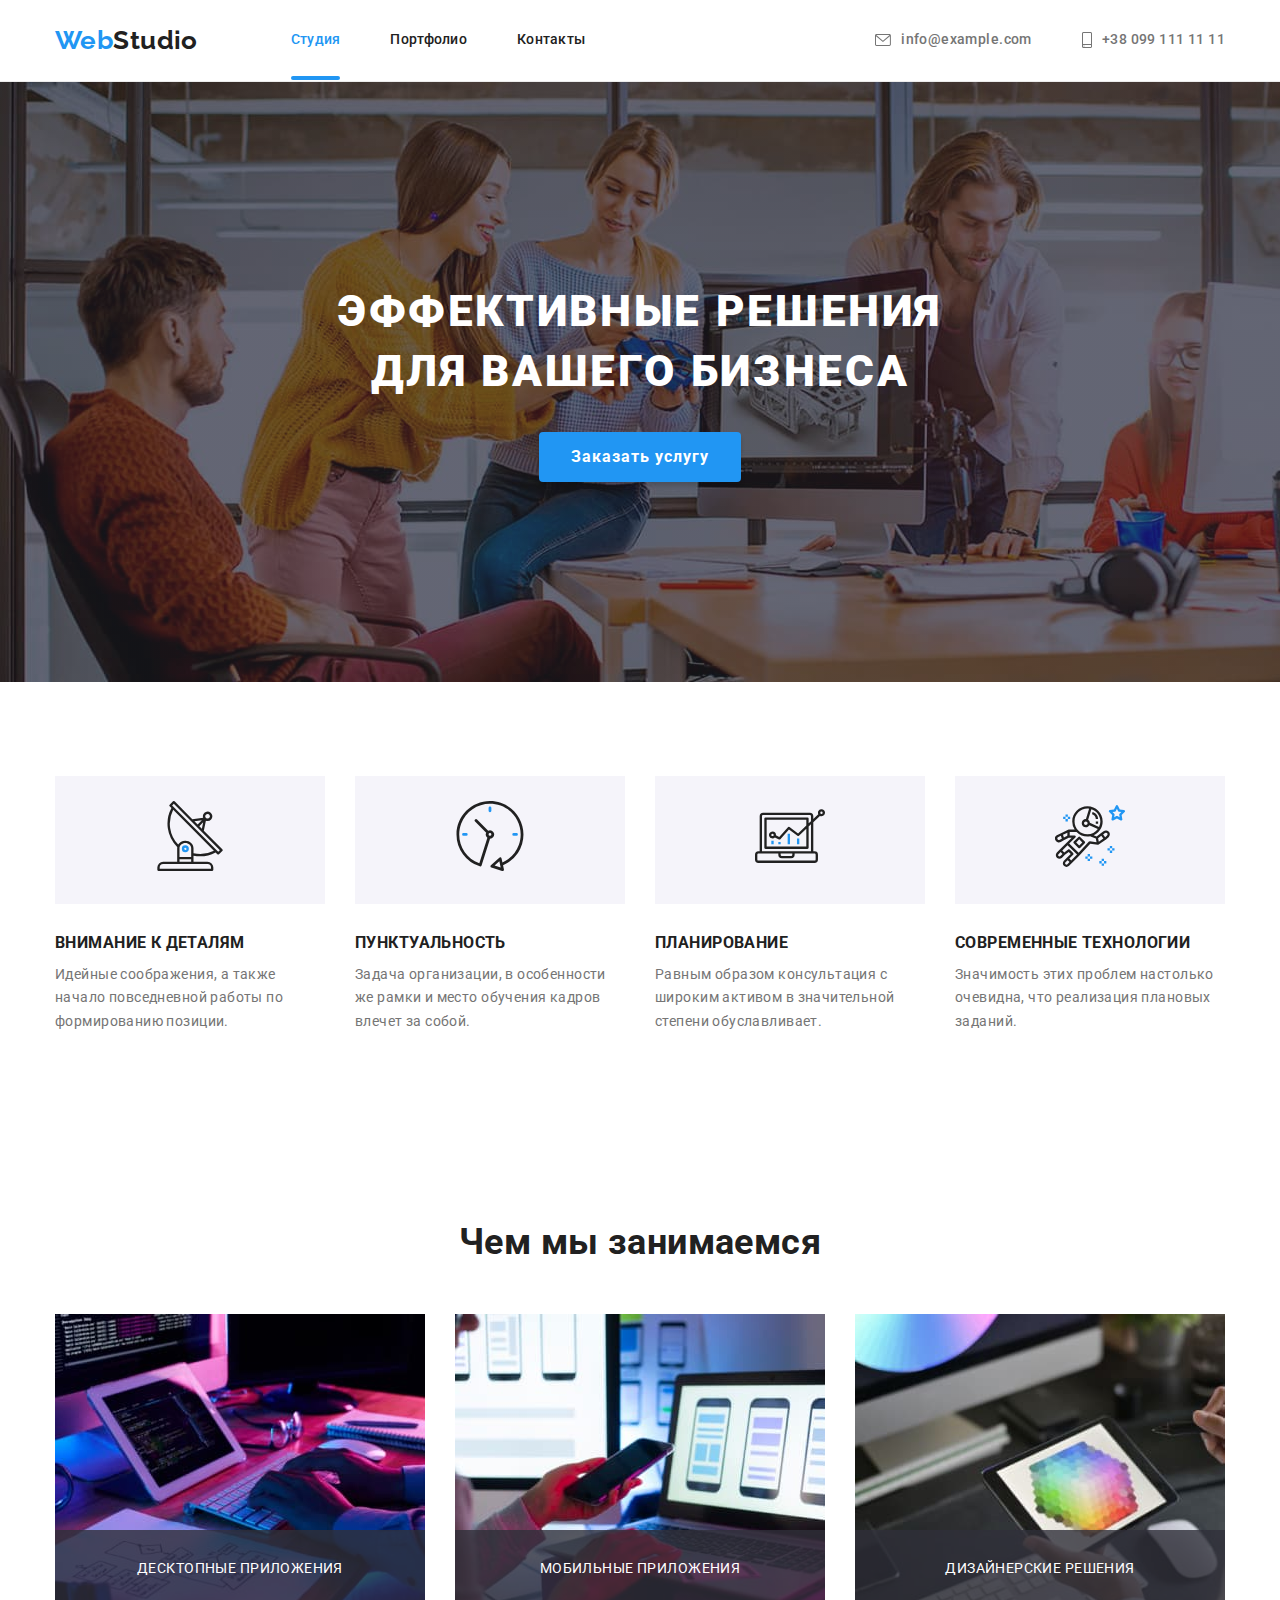
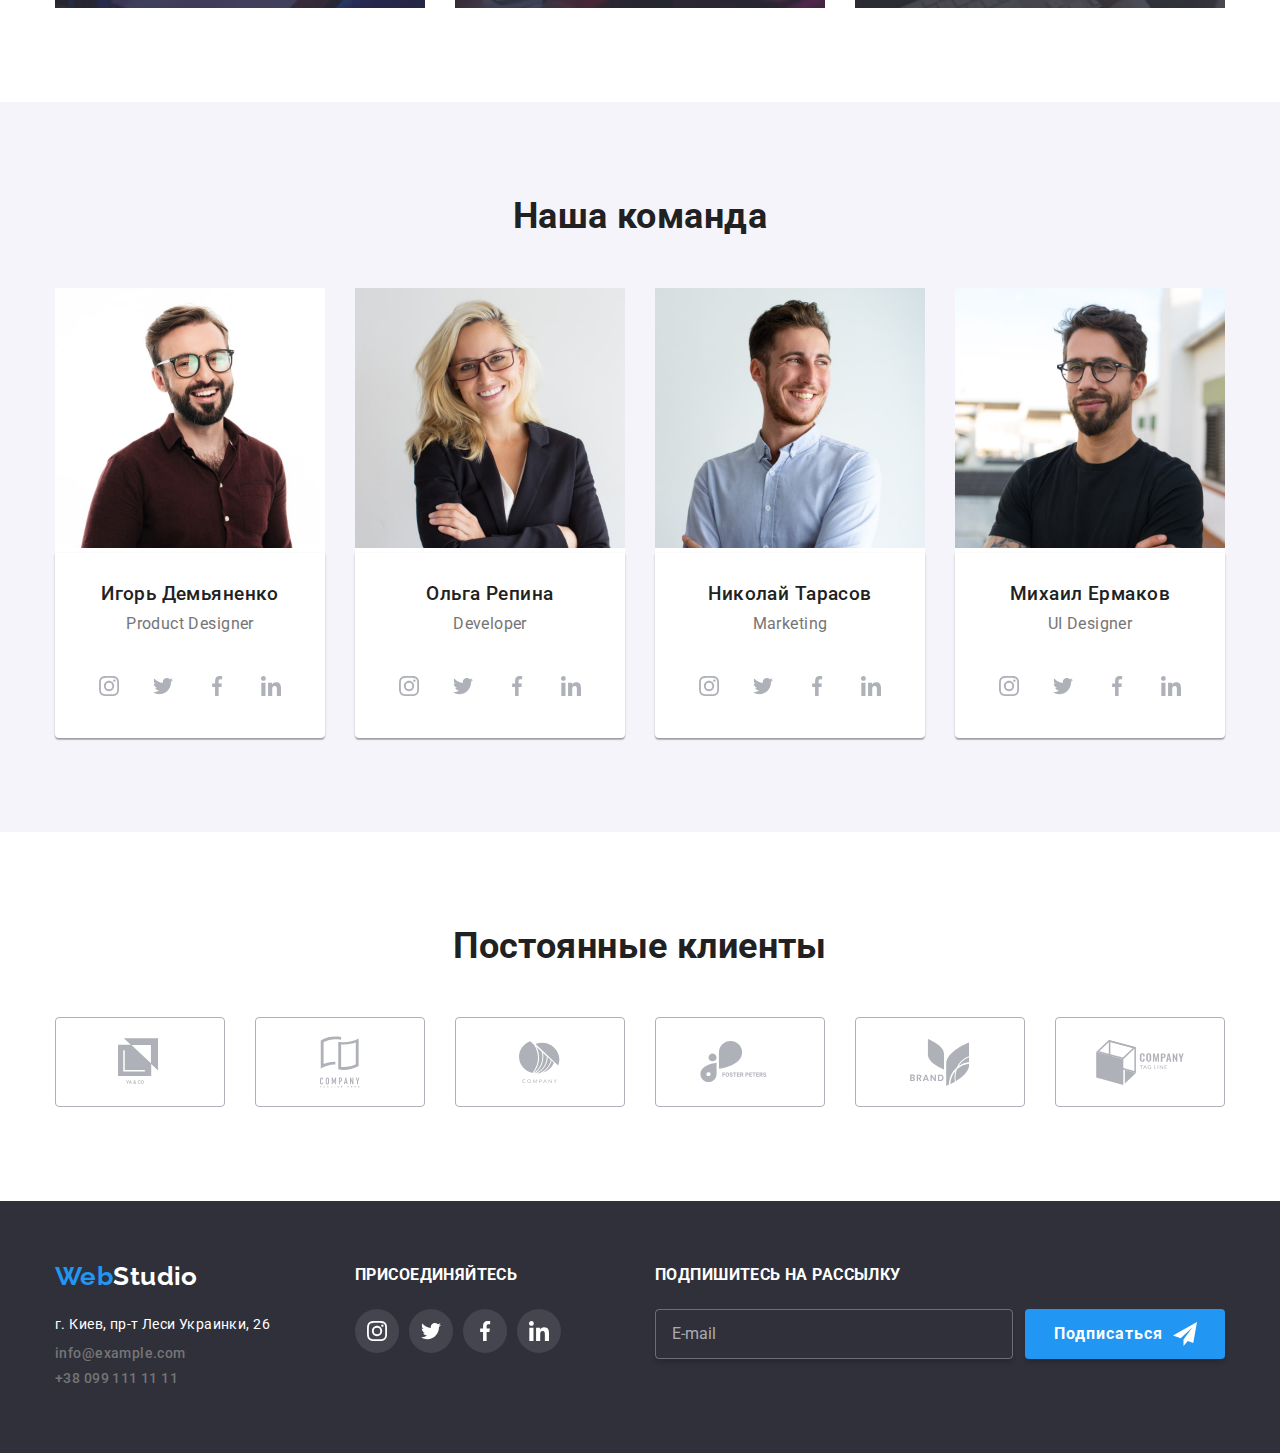
<file: index.html>
<!DOCTYPE html>
<html lang="ru">
  <head>
    <meta charset="UTF-8" />
    <meta http-equiv="X-UA-Compatible" content="IE=edge" />
    <meta name="viewport" content="width=device-width, initial-scale=1.0" />
    <title>WebStudiot</title>
    <link rel="preconnect" href="https://fonts.gstatic.com" />
    <link
      href="https://fonts.googleapis.com/css2?family=Raleway:wght@700&family=Roboto:wght@400;500;700;900&display=swap"
      rel="stylesheet"
    />
    <link
      rel="stylesheet"
      href="https://cdnjs.cloudflare.com/ajax/libs/modern-normalize/1.0.0/modern-normalize.min.css"
    />
    <link rel="stylesheet" href="css/style.css" />
  </head>
  <body>
    <header>
      <div class="container nav">
        <a class="link logo" href="./index.html"><span class="logo-color">Web</span>Studio</a>
        <nav class="nav-menu">
          <ul class="list menu-list">
            <li class="menu-item current">
              <a class="link" href="./index.html">Студия</a>
            </li>
            <li class="menu-item">
              <a class="link" href="./portfolio.html">Портфолио</a>
            </li>
            <li class="menu-item">
              <a class="link" href="">Контакты</a>
            </li>
          </ul>
        </nav>
        <ul class="list contact-list">
          <li class="contact-item">
            <a class="link contact-link" href="mailto:info@example.com">
              <svg class="icon" width="16" height="12">
                <use href="./images/icon/icons.svg#icon-mail"></use>
              </svg>
              info@example.com</a
            >
          </li>
          <li class="contact-item">
            <a class="link contact-link" href="tel:+380991111111">
              <svg class="icon" width="10" height="16">
                <use href="./images/icon/icons.svg#icon-tel"></use></svg
              >+38 099 111 11 11</a
            >
          </li>
        </ul>
      </div>
    </header>

    <main>
      <section class="banner">
        <div class="container">
          <h1 class="banner-title">
            Эффективные решения <br />
            для вашего бизнеса
          </h1>
          <button class="button" type="button" data-modal-open>Заказать услугу</button>
        </div>
      </section>

      <section class="section features">
        <div class="container">
          <h2 class="visually-hidden">Особенности</h2>
          <ul class="list features-list">
            <li class="feature-item">
              <div class="icon-bg">
                <svg width="70" height="70">
                  <use href="./images/icon/icons.svg#icon-antenna"></use>
                </svg>
              </div>
              <h3 class="feature-title">Внимание к деталям</h3>
              <p class="feature-text">
                Идейные соображения, а также начало повседневной работы по формированию позиции.
              </p>
            </li>
            <li class="feature-item">
              <div class="icon-bg">
                <svg width="70" height="70">
                  <use href="./images/icon/icons.svg#icon-clock"></use>
                </svg>
              </div>
              <h3 class="feature-title">Пунктуальность</h3>
              <p class="feature-text">
                Задача организации, в особенности же рамки и место обучения кадров влечет за собой.
              </p>
            </li>
            <li class="feature-item">
              <div class="icon-bg">
                <svg width="70" height="70">
                  <use href="./images/icon/icons.svg#icon-diagram"></use>
                </svg>
              </div>
              <h3 class="feature-title">Планирование</h3>
              <p class="feature-text">
                Равным образом консультация с широким активом в значительной степени обуславливает.
              </p>
            </li>
            <li class="feature-item">
              <div class="icon-bg">
                <svg width="70" height="70">
                  <use href="./images/icon/icons.svg#icon-astronaut"></use>
                </svg>
              </div>
              <h3 class="feature-title">Современные технологии</h3>
              <p class="feature-text">Значимость этих проблем настолько очевидна, что реализация плановых заданий.</p>
            </li>
          </ul>
        </div>
      </section>

      <section class="section service">
        <div class="container">
          <h2 class="title">Чем мы занимаемся</h2>
          <ul class="list service-list">
            <li class="service-item">
              <img class="img-service" src="./images/box_1.jpg" alt="Десктопные приложения" width="370" />
              <div class="bg-title"><p>Десктопные приложения</p></div>
            </li>
            <li class="service-item">
              <img class="img-service" src="./images/box_2.jpg" alt="Мобильные приложения" width="370" />
              <div class="bg-title"><p>Мобильные приложения</p></div>
            </li>
            <li class="service-item">
              <img class="img-service" src="./images/box_3.jpg" alt="Дизайнерские решения" width="370" />
              <div class="bg-title">
                <p>Дизайнерские решения</p>
              </div>
            </li>
          </ul>
        </div>
      </section>
      <section class="section team">
        <div class="container">
          <h2 class="title">Наша команда</h2>
          <ul class="list team-list">
            <li class="team-item">
              <img src="./images/igor.jpg" alt="Игорь Демьяненко Product Designer" width="270" />
              <div class="shadow">
                <h3 class="team-item-title">Игорь Демьяненко</h3>
                <p class="team-item-position">Product Designer</p>
                <ul class="list social-list">
                  <li class="social-item">
                    <a class="link social-link" href="" target="_blank" rel="noopener noreferrer">
                      <svg class="icon" width="20" height="20">
                        <use href="./images/icon/icons.svg#icon-instagram"></use>
                      </svg>
                    </a>
                  </li>
                  <li class="social-item">
                    <a class="link social-link" href="" target="_blank" rel="noopener noreferrer">
                      <svg class="icon" width="20" height="20">
                        <use href="./images/icon/icons.svg#icon-twitter"></use>
                      </svg>
                    </a>
                  </li>
                  <li class="social-item">
                    <a class="link social-link" href="" target="_blank" rel="noopener noreferrer">
                      <svg class="icon" width="20" height="20">
                        <use href="./images/icon/icons.svg#icon-facebook"></use>
                      </svg>
                    </a>
                  </li>
                  <li class="social-item">
                    <a class="link social-link" href="" target="_blank" rel="noopener noreferrer">
                      <svg class="icon" width="20" height="20">
                        <use href="./images/icon/icons.svg#icon-linkedin"></use>
                      </svg>
                    </a>
                  </li>
                </ul>
              </div>
            </li>
            <li class="team-item">
              <img src="./images/olga.jpg" alt="Ольга Репина Frontend Developer" width="270" />
              <div class="shadow">
                <h3 class="team-item-title">Ольга Репина</h3>
                <p class="team-item-position">Developer</p>
                <ul class="list social-list">
                  <li class="social-item">
                    <a class="link social-link" href="" target="_blank" rel="noopener noreferrer">
                      <svg class="icon" width="20" height="20">
                        <use href="./images/icon/icons.svg#icon-instagram"></use>
                      </svg>
                    </a>
                  </li>
                  <li class="social-item">
                    <a class="link social-link" href="" target="_blank" rel="noopener noreferrer">
                      <svg class="icon" width="20" height="20">
                        <use href="./images/icon/icons.svg#icon-twitter"></use>
                      </svg>
                    </a>
                  </li>
                  <li class="social-item">
                    <a class="link social-link" href="" target="_blank" rel="noopener noreferrer">
                      <svg class="icon" width="20" height="20">
                        <use href="./images/icon/icons.svg#icon-facebook"></use>
                      </svg>
                    </a>
                  </li>
                  <li class="social-item">
                    <a class="link social-link" href="" target="_blank" rel="noopener noreferrer">
                      <svg class="icon" width="20" height="20">
                        <use href="./images/icon/icons.svg#icon-linkedin"></use>
                      </svg>
                    </a>
                  </li>
                </ul>
              </div>
            </li>
            <li class="team-item">
              <img src="./images/nikolay.jpg" alt="Николай Тарасов Marketing" width="270" />
              <div class="shadow">
                <h3 class="team-item-title">Николай Тарасов</h3>
                <p class="team-item-position">Marketing</p>
                <ul class="list social-list">
                  <li class="social-item">
                    <a class="link social-link" href="" target="_blank" rel="noopener noreferrer">
                      <svg class="icon" width="20" height="20">
                        <use href="./images/icon/icons.svg#icon-instagram"></use>
                      </svg>
                    </a>
                  </li>
                  <li class="social-item">
                    <a class="link social-link" href="" target="_blank" rel="noopener noreferrer">
                      <svg class="icon" width="20" height="20">
                        <use href="./images/icon/icons.svg#icon-twitter"></use>
                      </svg>
                    </a>
                  </li>
                  <li class="social-item">
                    <a class="link social-link" href="" target="_blank" rel="noopener noreferrer">
                      <svg class="icon" width="20" height="20">
                        <use href="./images/icon/icons.svg#icon-facebook"></use>
                      </svg>
                    </a>
                  </li>
                  <li class="social-item">
                    <a class="link social-link" href="" target="_blank" rel="noopener noreferrer">
                      <svg class="icon" width="20" height="20">
                        <use href="./images/icon/icons.svg#icon-linkedin"></use>
                      </svg>
                    </a>
                  </li>
                </ul>
              </div>
            </li>
            <li class="team-item">
              <img src="./images/mihail.jpg" alt="Михаил Ермаков UI Designer" width="270" />
              <div class="shadow">
                <h3 class="team-item-title">Михаил Ермаков</h3>
                <p class="team-item-position">UI Designer</p>
                <ul class="list social-list">
                  <li class="social-item">
                    <a class="link social-link" href="" target="_blank" rel="noopener noreferrer">
                      <svg class="icon" width="20" height="20">
                        <use href="./images/icon/icons.svg#icon-instagram"></use>
                      </svg>
                    </a>
                  </li>
                  <li class="social-item">
                    <a class="link social-link" href="" target="_blank" rel="noopener noreferrer">
                      <svg class="icon" width="20" height="20">
                        <use href="./images/icon/icons.svg#icon-twitter"></use>
                      </svg>
                    </a>
                  </li>
                  <li class="social-item">
                    <a class="link social-link" href="" target="_blank" rel="noopener noreferrer">
                      <svg class="icon" width="20" height="20">
                        <use href="./images/icon/icons.svg#icon-facebook"></use>
                      </svg>
                    </a>
                  </li>
                  <li class="social-item">
                    <a class="link social-link" href="" target="_blank" rel="noopener noreferrer">
                      <svg class="icon" width="20" height="20">
                        <use href="./images/icon/icons.svg#icon-linkedin"></use>
                      </svg>
                    </a>
                  </li>
                </ul>
              </div>
            </li>
          </ul>
        </div>
      </section>
      <section class="section">
        <div class="container">
          <h2 class="title">Постоянные клиенты</h2>
          <ul class="list clients-list">
            <li class="clients-item">
              <a class="link clients-link" href="" target="_blank" rel="noopener noreferrer">
                <svg class="icon" width="44.27" height="49.23">
                  <use href="./images/icon/icons.svg#icon-logo-1"></use></svg
              ></a>
            </li>
            <li class="clients-item">
              <a class="link clients-link" href="" target="_blank" rel="noopener noreferrer">
                <svg class="icon" width="40" height="52">
                  <use href="./images/icon/icons.svg#icon-logo-2"></use></svg
              ></a>
            </li>
            <li class="clients-item">
              <a class="link clients-link" href="" target="_blank" rel="noopener noreferrer">
                <svg class="icon" width="41" height="42.6">
                  <use href="./images/icon/icons.svg#icon-logo-3"></use></svg
              ></a>
            </li>
            <li class="clients-item">
              <a class="link clients-link" href="" target="_blank" rel="noopener noreferrer">
                <svg class="icon" width="79.66" height="42.02">
                  <use href="./images/icon/icons.svg#icon-logo-4"></use></svg
              ></a>
            </li>
            <li class="clients-item">
              <div class="clients-border">
                <a class="link clients-link" href="" target="_blank" rel="noopener noreferrer">
                  <svg class="icon" width="59" height="47">
                    <use href="./images/icon/icons.svg#icon-logo-5"></use></svg
                ></a>
              </div>
            </li>
            <li class="clients-item">
              <a class="link clients-link" href="" target="_blank" rel="noopener noreferrer">
                <svg class="icon" width="88.48" height="45.44">
                  <use href="./images/icon/icons.svg#icon-logo-6"></use></svg
              ></a>
            </li>
          </ul>
        </div>
      </section>
    </main>
    <footer>
      <div class="container footer-container">
        <div class="contact">
          <a class="link logo" href="./index.html"><span class="logo-color">Web</span>Studio</a>
          <address>
            <p class="location">г. Киев, пр-т Леси Украинки, 26</p>
            <ul class="list contact-list">
              <li>
                <a class="link contact-link" href="mailto:info@example.com">info@example.com</a>
              </li>
              <li>
                <a class="link contact-link" href="tel:+380991111111">+38 099 111 11 11</a>
              </li>
            </ul>
          </address>
        </div>
        <div class="contact">
          <h3 class="footer-title">Присоединяйтесь</h3>
          <ul class="list social-list">
            <li class="social-item">
              <a class="link social-link" href="" target="_blank" rel="noopener noreferrer">
                <svg class="icon" width="20" height="20">
                  <use href="./images/icon/icons.svg#icon-instagram"></use>
                </svg>
              </a>
            </li>
            <li class="social-item">
              <a class="link social-link" href="" target="_blank" rel="noopener noreferrer">
                <svg class="icon" width="20" height="20">
                  <use href="./images/icon/icons.svg#icon-twitter"></use>
                </svg>
              </a>
            </li>
            <li class="social-item">
              <a class="link social-link" href="" target="_blank" rel="noopener noreferrer">
                <svg class="icon" width="20" height="20">
                  <use href="./images/icon/icons.svg#icon-facebook"></use>
                </svg>
              </a>
            </li>
            <li class="social-item">
              <a class="link social-link" href="" target="_blank" rel="noopener noreferrer">
                <svg class="icon" width="20" height="20">
                  <use href="./images/icon/icons.svg#icon-linkedin"></use>
                </svg>
              </a>
            </li>
          </ul>
        </div>
        <div class="contact">
          <h3 class="footer-title">Подпишитесь на рассылку</h3>
          <div class="contact-form">
            <form class="form-mail">
              <input class="form-field-footer" type="email" name="email" placeholder="E-mail" />
            </form>
            <button class="button" type="submit">
              Подписаться
              <svg class="icon icon-send" width="24" height="24">
                <use href="./images/icon/icons.svg#icon-send"></use>
              </svg>
            </button>
          </div>
        </div>
      </div>
    </footer>
    <div class="backdrop is-hidden" data-modal>
      <div class="modal">
        <button class="btn-close" data-modal-close>
          <svg class="icon" width="11" height="11">
            <use href="./images/icon/icons.svg#icon-close"></use>
          </svg>
        </button>
        <p class="modal-title">Оставьте свои данные, мы вам перезвоним</p>
        <form>
          <label class="form-label">
            <span>Имя</span>
            <input class="form-field" type="text" name="username" />
            <svg class="modal-icon" width="18" height="18">
              <use href="./images/icon/icons.svg#icon-user"></use>
            </svg>
          </label>
          <label class="form-label">
            <span>Телефон</span>
            <input class="form-field" type="tel" name="phone" />
            <svg class="modal-icon" width="18" height="18">
              <use href="./images/icon/icons.svg#icon-phone"></use>
            </svg>
          </label>
          <label class="form-label">
            <span>Почта</span>
            <input class="form-field" type="email" name="email" />
            <svg class="modal-icon" width="18" height="18">
              <use href="./images/icon/icons.svg#icon-email"></use>
            </svg>
          </label>
          <label class="form-label">
            <span>Комментарий</span>
            <textarea class="form-message" name="message" rows="8" placeholder="Введите текст"></textarea>
          </label>
          <label>
            <input class="checkbox" type="checkbox" name="checkbox" />
            <span class="icon-check"> </span>Соглашаюсь с рассылкой и принимаю Условия договора
          </label>
        </form>

        <button class="button" type="submit">Отправить</button>
      </div>
    </div>
    <script src="./js/modal.js"></script>
  </body>
</html>
</file>
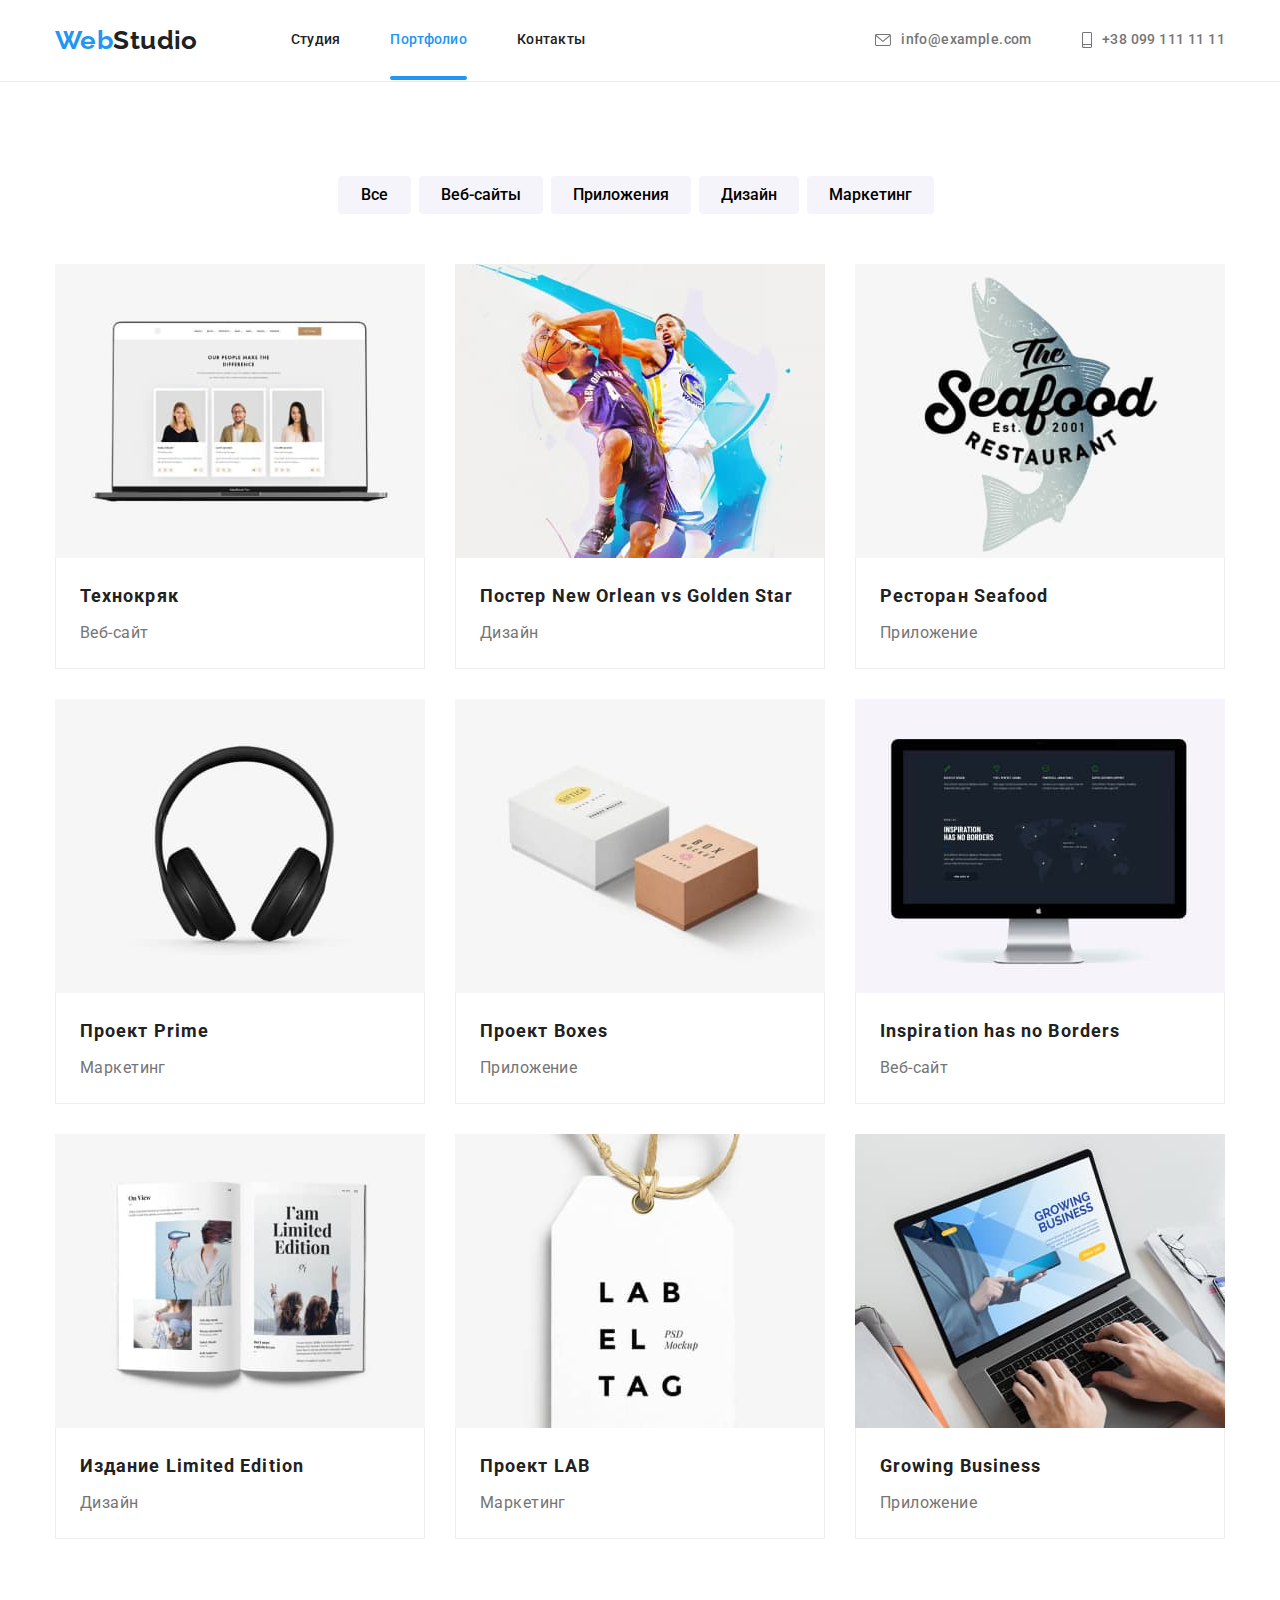
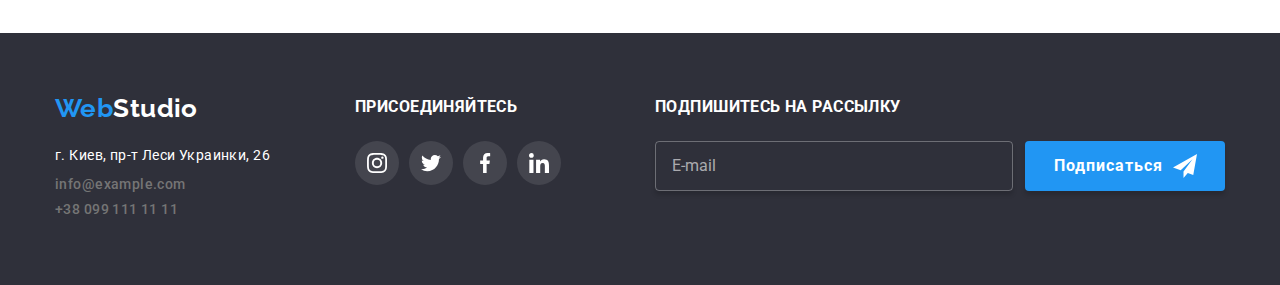
<file: portfolio.html>
<!DOCTYPE html>
<html lang="ru">
  <head>
    <meta charset="UTF-8" />
    <meta http-equiv="X-UA-Compatible" content="IE=edge" />
    <meta name="viewport" content="width=device-width, initial-scale=1.0" />
    <title>WebStudiot</title>
    <link rel="preconnect" href="https://fonts.gstatic.com" />
    <link
      href="https://fonts.googleapis.com/css2?family=Raleway:wght@700&family=Roboto:wght@400;500;700;900&display=swap"
      rel="stylesheet"
    />
    <link
      rel="stylesheet"
      href="https://cdnjs.cloudflare.com/ajax/libs/modern-normalize/1.0.0/modern-normalize.min.css"
    />
    <link rel="stylesheet" href="css/style.css" />
  </head>

  <body>
    <header>
      <div class="container nav">
        <a class="link logo" href="./index.html"><span class="logo-color">Web</span>Studio</a>
        <nav class="nav-menu">
          <ul class="list menu-list">
            <li class="menu-item">
              <a class="link" href="./index.html">Студия</a>
            </li>
            <li class="menu-item current">
              <a class="link" href="./portfolio.html">Портфолио</a>
            </li>
            <li class="menu-item">
              <a class="link" href="">Контакты</a>
            </li>
          </ul>
        </nav>
        <ul class="list contact-list">
          <li class="contact-item">
            <a class="link contact-link" href="mailto:info@example.com">
              <svg class="icon" width="16" height="12">
                <use href="./images/icon/icons.svg#icon-mail"></use>
              </svg>
              info@example.com</a
            >
          </li>
          <li class="contact-item">
            <a class="link contact-link" href="tel:+380991111111">
              <svg class="icon" width="10" height="16">
                <use href="./images/icon/icons.svg#icon-tel"></use></svg
              >+38 099 111 11 11</a
            >
          </li>
        </ul>
      </div>
    </header>
    <main>
      <section class="section">
        <div class="container">
          <h1 class="visually-hidden">Портфолио</h1>
          <ul class="list filter">
            <li><button class="filter-button" type="button">Все</button></li>
            <li><button class="filter-button" type="button">Веб-сайты</button></li>
            <li><button class="filter-button" type="button">Приложения</button></li>
            <li><button class="filter-button" type="button">Дизайн</button></li>
            <li><button class="filter-button" type="button">Маркетинг</button></li>
          </ul>

          <ul class="list catalog">
            <li class="catalog-item">
              <a class="link link-item" href="">
                <div class="box">
                  <img class="img-catalog" src="./images/portfolio/img.jpg" alt="Технокряк" width="370" />
                  <div class="overlay">
                    <p>
                      Технокряк это современная площадка распространения коронавируса. Компании используют эту платформу
                      для цифрового шпионажа и атак на защищённые сервера конкурентов.
                    </p>
                  </div>
                </div>
                <div class="border">
                  <h2 class="catalog-title">Технокряк</h2>
                  <p class="catalog-filter">Веб-сайт</p>
                </div>
              </a>
            </li>
            <li class="catalog-item">
              <a class="link link-item" href="">
                <div class="box">
                  <img
                    class="img-catalog"
                    src="./images/portfolio/img-1.jpg"
                    alt="Постер New Orlean vs Golden Star"
                    width="370"
                  />
                  <div class="overlay">
                    <p>
                      Технокряк это современная площадка распространения коронавируса. Компании используют эту платформу
                      для цифрового шпионажа и атак на защищённые сервера конкурентов.
                    </p>
                  </div>
                </div>
                <div class="border">
                  <h2 class="catalog-title">Постер New Orlean vs Golden Star</h2>
                  <p class="catalog-filter">Дизайн</p>
                </div>
              </a>
            </li>
            <li class="catalog-item">
              <a class="link link-item" href="">
                <div class="box">
                  <img class="img-catalog" src="./images/portfolio/img-2.jpg" alt="Ресторан Seafood" width="370" />
                  <div class="overlay">
                    <p>
                      Технокряк это современная площадка распространения коронавируса. Компании используют эту платформу
                      для цифрового шпионажа и атак на защищённые сервера конкурентов.
                    </p>
                  </div>
                </div>
                <div class="border">
                  <h2 class="catalog-title">Ресторан Seafood</h2>
                  <p class="catalog-filter">Приложение</p>
                </div>
              </a>
            </li>
            <li class="catalog-item">
              <a class="link link-item" href="">
                <div class="box">
                  <img class="img-catalog" src="./images/portfolio/img-3.jpg" alt="Проект Prime" width="370" />
                  <div class="overlay">
                    <p>
                      Технокряк это современная площадка распространения коронавируса. Компании используют эту платформу
                      для цифрового шпионажа и атак на защищённые сервера конкурентов.
                    </p>
                  </div>
                </div>
                <div class="border">
                  <h2 class="catalog-title">Проект Prime</h2>
                  <p class="catalog-filter">Маркетинг</p>
                </div>
              </a>
            </li>
            <li class="catalog-item">
              <a class="link link-item" href="">
                <div class="box">
                  <img class="img-catalog" src="./images/portfolio/img-4.jpg" alt="Проект Boxes" width="370" />
                  <div class="overlay">
                    <p>
                      Технокряк это современная площадка распространения коронавируса. Компании используют эту платформу
                      для цифрового шпионажа и атак на защищённые сервера конкурентов.
                    </p>
                  </div>
                </div>
                <div class="border">
                  <h2 class="catalog-title">Проект Boxes</h2>
                  <p class="catalog-filter">Приложение</p>
                </div>
              </a>
            </li>
            <li class="catalog-item">
              <a class="link link-item" href="">
                <div class="box">
                  <img
                    class="img-catalog"
                    src="./images/portfolio/img-5.jpg"
                    alt="Inspiration has no Borders"
                    width="370"
                  />
                  <div class="overlay">
                    <p>
                      Технокряк это современная площадка распространения коронавируса. Компании используют эту платформу
                      для цифрового шпионажа и атак на защищённые сервера конкурентов.
                    </p>
                  </div>
                </div>
                <div class="border">
                  <h2 class="catalog-title">Inspiration has no Borders</h2>
                  <p class="catalog-filter">Веб-сайт</p>
                </div>
              </a>
            </li>
            <li class="catalog-item">
              <a class="link link-item" href="">
                <div class="box">
                  <img
                    class="img-catalog"
                    src="./images/portfolio/img-6.jpg"
                    alt="Издание Limited Edition"
                    width="370"
                  />
                  <div class="overlay">
                    <p>
                      Технокряк это современная площадка распространения коронавируса. Компании используют эту платформу
                      для цифрового шпионажа и атак на защищённые сервера конкурентов.
                    </p>
                  </div>
                </div>
                <div class="border">
                  <h2 class="catalog-title">Издание Limited Edition</h2>
                  <p class="catalog-filter">Дизайн</p>
                </div>
              </a>
            </li>
            <li class="catalog-item">
              <a class="link link-item" href="">
                <div class="box">
                  <img class="img-catalog" src="./images/portfolio/img-7.jpg" alt="Проект LAB" width="370" />
                  <div class="overlay">
                    <p>
                      Технокряк это современная площадка распространения коронавируса. Компании используют эту платформу
                      для цифрового шпионажа и атак на защищённые сервера конкурентов.
                    </p>
                  </div>
                </div>
                <div class="border">
                  <h2 class="catalog-title">Проект LAB</h2>
                  <p class="catalog-filter">Маркетинг</p>
                </div>
              </a>
            </li>
            <li class="catalog-item">
              <a class="link link-item" href="">
                <div class="box">
                  <img class="img-catalog" src="./images/portfolio/img-8.jpg" alt="Growing Business" width="370" />
                  <div class="overlay">
                    <p>
                      Технокряк это современная площадка распространения коронавируса. Компании используют эту платформу
                      для цифрового шпионажа и атак на защищённые сервера конкурентов.
                    </p>
                  </div>
                </div>
                <div class="border">
                  <h2 class="catalog-title">Growing Business</h2>
                  <p class="catalog-filter">Приложение</p>
                </div>
              </a>
            </li>
          </ul>
        </div>
      </section>
    </main>

    <footer>
      <div class="container footer-container">
        <div class="contact">
          <a class="link logo" href="./index.html"><span class="logo-color">Web</span>Studio</a>
          <address>
            <p class="location">г. Киев, пр-т Леси Украинки, 26</p>
            <ul class="list contact-list">
              <li>
                <a class="link contact-link" href="mailto:info@example.com">info@example.com</a>
              </li>
              <li>
                <a class="link contact-link" href="tel:+380991111111">+38 099 111 11 11</a>
              </li>
            </ul>
          </address>
        </div>
        <div class="contact">
          <h3 class="footer-title">Присоединяйтесь</h3>
          <ul class="list social-list">
            <li class="social-item">
              <a class="link social-link" href="" target="_blank" rel="noopener noreferrer">
                <svg class="icon" width="20" height="20">
                  <use href="./images/icon/icons.svg#icon-instagram"></use>
                </svg>
              </a>
            </li>
            <li class="social-item">
              <a class="link social-link" href="" target="_blank" rel="noopener noreferrer">
                <svg class="icon" width="20" height="20">
                  <use href="./images/icon/icons.svg#icon-twitter"></use>
                </svg>
              </a>
            </li>
            <li class="social-item">
              <a class="link social-link" href="" target="_blank" rel="noopener noreferrer">
                <svg class="icon" width="20" height="20">
                  <use href="./images/icon/icons.svg#icon-facebook"></use>
                </svg>
              </a>
            </li>
            <li class="social-item">
              <a class="link social-link" href="" target="_blank" rel="noopener noreferrer">
                <svg class="icon" width="20" height="20">
                  <use href="./images/icon/icons.svg#icon-linkedin"></use>
                </svg>
              </a>
            </li>
          </ul>
        </div>
        <div class="contact">
          <h3 class="footer-title">Подпишитесь на рассылку</h3>
          <div class="contact-form">
            <form class="form-mail">
              <input class="form-field-footer" type="email" name="email" placeholder="E-mail" />
            </form>
            <button class="button" type="submit">
              Подписаться
              <svg class="icon icon-send" width="24" height="24">
                <use href="./images/icon/icons.svg#icon-send"></use>
              </svg>
            </button>
          </div>
        </div>
      </div>
    </footer>
  </body>
</html>
</file>
<file: css/style.css>
h1,
h2,
h3,
p,
ul {
  margin: 0;
  padding: 0;
}
:root {
  --main-bg-color: #2f303a;
  --main-text-color: #757575;
  --main-accent-color: #2196f3;
  --main-light-color: #ffffff;
  --bg-light-color: #f5f4fa;

  --primary-letter-spacing: 0.06em;
  --primary-line-height: 1.14;
  --primary--font-weight: 700;
  --secondary--font-weight: 500;
  --transition-time: 250ms;
  --timing-function: cubic-bezier(0.4, 0, 0.2, 1);
}

body {
  font-family: 'Roboto', sans-serif;
  font-weight: normal;
  font-size: 14px;
  line-height: 1.71;
  letter-spacing: 0.03em;
  color: #212121;
}
header {
  border-bottom: 1px solid #ececec;
  padding-top: 25px;
  padding-bottom: 25px;
}
.container {
  width: 1200px;
  margin: 0 auto;
  padding: 0 15px;
}
.link {
  text-decoration: none;
  color: inherit;
}
.list {
  list-style-type: none;
}
.logo {
  font-family: Raleway, sans-serif;
  font-weight: var(--primary--font-weight);
  font-size: 26px;
  line-height: 1.19;
}
.logo-color {
  color: var(--main-accent-color);
}

.nav {
  display: flex;
  align-items: center;
}
.features-list,
.service-list,
.team-list,
.clients-list {
  display: flex;
  flex-wrap: wrap;
}
.menu-list {
  display: flex;
  margin-left: 93px;
  font-weight: var(--secondary--font-weight);
  line-height: var(--primary-line-height);
  letter-spacing: 0.02em;
}
.menu-item {
  margin-right: 50px;
  transition-property: color;
  transition-duration: var(--transition-time);
  transition-timing-function: var(--timing-function);
}
.menu-item:last-child {
  margin-right: 0;
}
.menu-item:hover,
.menu-item:focus {
  color: var(--main-accent-color);
}
.current {
  position: relative;
  color: var(--main-accent-color);
}
.current::after {
  position: absolute;
  bottom: -32px;
  content: '';
  display: block;
  background-color: var(--main-accent-color);
  border-radius: 2px;
  height: 4px;
  width: 100%;
}
header .contact-list {
  display: flex;
  margin-left: auto;
}
.contact-item:first-child {
  margin-left: 0;
}
.icon {
  transition-property: fill;
  transition-duration: var(--transition-time);
  transition-timing-function: var(--timing-function);
}
.contact-list .icon {
  fill: var(--main-text-color);
  margin-right: 10px;
}
.contact-link:hover .icon,
.contact-link:focus .icon {
  fill: var(--main-accent-color);
}

.contact-item {
  margin-left: 50px;
}
.contact-item:first-child {
  margin-left: 0;
}

.contact-list {
  font-weight: var(--secondary--font-weight);
  line-height: var(--primary-line-height);
}

.contact-link {
  display: flex;
  align-items: center;
  color: var(--main-text-color);
  transition-property: color;
  transition-duration: var(--transition-time);
  transition-timing-function: var(--timing-function);
}
.contact-link:hover,
.contact-link:focus {
  color: var(--main-accent-color);
}

.section {
  padding-top: 94px;
  padding-bottom: 94px;
}

.banner {
  max-width: 1600px;
  height: 600px;
  text-align: center;
  display: flex;
  align-items: center;
  margin: auto;
  background-color: #c4c4c4;
  background-image: linear-gradient(to right, rgba(47, 48, 58, 0.4), rgba(47, 48, 58, 0.4)), url(../images/img.jpg);
  background-repeat: no-repeat;
  background-position: top, left;
}
.banner-title {
  font-weight: 900;
  font-size: 44px;
  line-height: 1.36;
  letter-spacing: var(--primary-letter-spacing);
  text-transform: uppercase;
  color: var(--main-light-color);
}

.button {
  cursor: pointer;
  font-family: inherit;
  font-weight: var(--primary--font-weight);
  font-size: 16px;
  line-height: 1.87;
  letter-spacing: var(--primary-letter-spacing);
  color: var(--main-light-color);
  background-color: var(--main-accent-color);
  border-radius: 4px;
  border: none;
  box-shadow: 0px 4px 4px rgba(0, 0, 0, 0.15);
  transition-property: background-color;
  transition-duration: var(--transition-time);
  transition-timing-function: var(--timing-function);
}
.banner .button {
  margin-top: 30px;
  padding: 10px 32px;
}
.button:hover,
.button:focus {
  background-color: #188ce8;
}

.visually-hidden {
  position: absolute !important;
  clip: rect(1px 1px 1px 1px);
  clip: rect(1px, 1px, 1px, 1px);
  padding: 0 !important;
  border: 0 !important;
  height: 1px !important;
  width: 1px !important;
  overflow: hidden;
}
.features-list {
  margin-left: -30px;
  margin-top: -30px;
}
.feature-item {
  margin-left: 30px;
  margin-top: 30px;
  flex-basis: calc((100% - 4 * 30px) / 4);
}
.icon-bg {
  background-color: var(--bg-light-color);
  margin-bottom: 30px;
  padding: 25px 100px;
}
.feature-title {
  font-weight: var(--primary--font-weight);
  line-height: var(--primary-line-height);
  text-transform: uppercase;
  padding-bottom: 10px;
}
.feature-text {
  color: var(--main-text-color);
}
.title {
  text-align: center;
  font-weight: var(--primary--font-weight);
  font-size: 36px;
  line-height: 1.16;
  margin-bottom: 50px;
}

.service-list {
  margin-left: -30px;
  margin-top: -50px;
}
.service-item {
  position: relative;
  margin-left: 30px;
  margin-top: 50px;
  flex-basis: calc((100% - 3 * 30px) / 3);
}
.img-service {
  display: block;
}
.bg-title {
  position: absolute;
  bottom: 0;
  left: 0;
  background-color: rgba(47, 48, 58, 0.8);
  width: 100%;
  color: var(--main-light-color);
  text-align: center;
  padding: 27px 0;
  text-transform: uppercase;
}
.team {
  background-color: var(--bg-light-color);
}

.team-list {
  font-size: 16px;
  line-height: 1.18;
  text-align: center;
  margin-left: -30px;
  margin-top: -50px;
}
.team-item {
  background-color: var(--main-light-color);
  margin-left: 30px;
  margin-top: 50px;
  flex-basis: calc((100% - 4 * 30px) / 4);
}
.social-list {
  display: inline-flex;
  padding-bottom: 30px;
}
.social-item:not(:last-child) {
  margin-right: 10px;
}
.social-link {
  display: flex;
  justify-content: center;
  align-items: center;
  width: 44px;
  height: 44px;
  background: rgba(255, 255, 255, 0.1);
  border-radius: 50%;
  transition-property: background-color;
  transition-duration: var(--transition-time);
  transition-timing-function: var(--timing-function);
}
.social-link:hover,
.social-link:focus {
  background-color: var(--main-accent-color);
}
.social-link:hover .icon,
.social-link:focus .icon {
  fill: var(--main-light-color);
}
.shadow {
  box-shadow: 0px 1px 3px rgb(0 0 0 / 12%), 0px 1px 1px rgb(0 0 0 / 14%), 0px 2px 1px rgb(0 0 0 / 20%);
  border-radius: 0px 0px 4px 4px;
}
.team-item-title {
  font-weight: var(--secondary--font-weight);
  padding-bottom: 10px;
  padding-top: 30px;
}
.team-item-position {
  color: var(--main-text-color);
  padding-bottom: 30px;
}
.clients-list {
  margin-left: -30px;
  margin-top: -50px;
}
.clients-item {
  margin-left: 30px;
  margin-top: 50px;
  flex-basis: calc((100% - 6 * 30px) / 6);
}
.icon {
  fill: #afb1b8;
}
.clients-link {
  display: flex;
  align-items: center;
  justify-content: center;
  height: 90px;
  border: 1px solid #afb1b8;
  border-radius: 4px;
  transition-property: border;
  transition-duration: var(--transition-time);
  transition-timing-function: var(--timing-function);
}
.clients-link:hover,
.clients-link:focus {
  border: 1px solid var(--main-accent-color);
}
.clients-link:hover .icon,
.clients-link:focus .icon {
  fill: var(--main-accent-color);
}
footer {
  background-color: var(--main-bg-color);
  height: 252px;
  padding-top: 60px;
}
.footer-container {
  display: flex;
  justify-content: space-between;
}
.contact {
  flex-basis: calc((50% - 45px) / 2);
}
.contact:last-child {
  flex-basis: calc(50% - 15px);
}
footer .logo {
  color: var(--main-light-color);
}
footer .contact-link {
  margin-bottom: 9px;
}

address {
  font-style: normal;
  padding-top: 20px;
}
footer .icon {
  fill: var(--main-light-color);
}
.location {
  color: var(--main-light-color);
  padding-bottom: 9px;
}
.footer-title {
  margin-bottom: 20px;
  text-transform: uppercase;
  color: var(--main-light-color);
}
.contact-form {
  display: flex;
}
.form-mail {
  margin-right: 12px;
}
.form-field-footer {
  padding-left: 16px;
  width: 358px;
  height: 50px;
  color: var(--main-light-color);
  border: 1px solid rgba(255, 255, 255, 0.3);
  box-shadow: 0px 4px 4px rgba(0, 0, 0, 0.15);
  border-radius: 4px;
  background-color: transparent;
  transition-property: border;
  transition-duration: var(--transition-time);
  transition-timing-function: var(--timing-function);
}
.form-field-footer::placeholder {
  font-size: 16px;
  line-height: 1.25;
  color: rgba(255, 255, 255, 0.6);
}
.form-field-footer:-webkit-autofill,
.form-field-footer:-webkit-autofill:hover,
.form-field-footer:-webkit-autofill:focus {
  -webkit-text-fill-color: var(--main-light-color);
  -webkit-box-shadow: 0 0 0px 1000px var(--main-bg-color) inset;
}
.contact .button {
  padding: 10px 28px 10px 29px;
  display: flex;
  justify-content: center;
  align-items: center;
}
.icon-send {
  margin-left: 10px;
}
.filter {
  display: flex;
  justify-content: center;
  margin-bottom: 50px;
}
.filter-button {
  font-weight: var(--secondary--font-weight);
  font-size: 16px;
  line-height: 1.62;
  text-align: center;
  background-color: var(--bg-light-color);
  border-radius: 4px;
  border: none;
  margin-right: 8px;
  min-width: 73px;
  padding: 6px 22px;
  transition-property: background-color, color, box-shadow;
  transition-duration: var(--transition-time);
  transition-timing-function: var(--timing-function);
}
.filter-button:hover,
.filter-button:focus {
  background-color: var(--main-accent-color);
  color: var(--main-light-color);
  box-shadow: 0px 3px 1px rgba(0, 0, 0, 0.1), 0px 1px 2px rgba(0, 0, 0, 0.08), 0px 2px 2px rgba(0, 0, 0, 0.12);
}

.catalog {
  display: flex;
  flex-wrap: wrap;
  margin-left: -30px;
  margin-top: -30px;
}
.catalog-item {
  margin-left: 30px;
  margin-top: 30px;
  flex-basis: calc((100% - 3 * 30px) / 3);
  transition-property: box-shadow;
  transition-duration: var(--transition-time);
  transition-timing-function: var(--timing-function);
}
.catalog-item:hover,
.catalog-item:focus {
  box-shadow: 0px 1px 1px rgba(0, 0, 0, 0.12), 0px 4px 4px rgba(0, 0, 0, 0), 1px 4px 6px rgba(0, 0, 0, 0.16);
}

.img-catalog {
  display: block;
  max-width: 100%;
  height: auto;
}
.border {
  border-right: 1px solid #eeeeee;
  border-bottom: 1px solid #eeeeee;
  border-left: 1px solid #eeeeee;
  padding-left: 24px;
  padding-right: 24px;
  background-color: var(--main-light-color);
}
.catalog-title {
  font-weight: var(--primary--font-weight);
  font-size: 18px;
  line-height: 2;
  letter-spacing: var(--primary-letter-spacing);
  padding-top: 20px;
  padding-bottom: 4px;
}
.catalog-filter {
  font-weight: normal;
  font-size: 16px;
  line-height: 1.87;
  color: var(--main-text-color);
  padding-bottom: 20px;
}
.box {
  position: relative;
  overflow: hidden;
}
.overlay {
  position: absolute;
  bottom: 0;
  left: 0;
  width: 100%;
  height: 100%;
  font-size: 18px;
  line-height: 1.55;
  color: var(--bg-light-color);
  background-color: rgba(33, 150, 243, 0.9);
  padding: 63px 24px;
  transform: translateY(100%);
  transition-property: opacity, transform;
  transition-duration: var(--transition-time);
  transition-timing-function: var(--timing-function);
}

.link-item:hover .overlay,
.link-item:focus .overlay {
  transform: translateY(0);
}
.is-hidden {
  visibility: inherit;
  opacity: 0;
  pointer-events: none;
  transition-property: opacity;
  transition-duration: var(--transition-time);
  transition-timing-function: var(--timing-function);
}
.backdrop {
  position: fixed;
  top: 0;
  left: 0;
  width: 100%;
  height: 100%;
  background-color: rgba(0, 0, 0, 0.2);
}
.modal {
  position: absolute;
  top: 50%;
  left: 50%;
  transform: scale(1) translate(-50%, -50%);
  width: 528px;
  height: 581px;
  padding-left: 40px;
  padding-top: 40px;
  padding-right: 40px;
  background-color: var(--main-light-color);
  box-shadow: 0px 1px 3px rgba(0, 0, 0, 0.12), 0px 1px 1px rgba(0, 0, 0, 0.14), 0px 2px 1px rgba(0, 0, 0, 0.2);
  border-radius: 4px;
  transition-duration: var(--transition-time);
}
.btn-close {
  position: absolute;
  top: 8px;
  right: 8px;
  display: flex;
  justify-content: center;
  align-items: center;
  width: 30px;
  height: 30px;
  border-radius: 50%;
  border: 1px solid rgba(0, 0, 0, 0.1);
  background-color: var(--main-light-color);
  transition-property: fill;
  transition-duration: var(--transition-time);
  transition-timing-function: var(--timing-function);
}
.btn-close .icon {
  fill: #000000;
}
.btn-close:hover .icon,
.btn-close:focus .icon {
  fill: var(--main-accent-color);
}
.is-hidden .modal {
  transform: scale(0);
}
.modal-title {
  font-weight: var(--primary--font-weight);
  font-size: 20px;
  line-height: 1.15;
  text-align: center;
  margin-bottom: 12px;
}
.form-field {
  width: 100%;
  height: 40px;
  padding-left: 35px;
  border: 1px solid rgba(33, 33, 33, 0.2);
  border-radius: 4px;
  transition-property: border;
  transition-duration: var(--transition-time);
  transition-timing-function: var(--timing-function);
}
.form-field:focus,
.form-field-footer:focus,
.form-message:focus {
  outline: none;
  border: 1px solid var(--main-accent-color);
}

.form-field:-webkit-autofill,
.form-field:-webkit-autofill:hover,
.form-field:-webkit-autofill:focus {
  -webkit-text-fill-color: #000000;
  -webkit-box-shadow: 0 0 0px 1000px var(--main-light-color) inset;
}
.form-message {
  padding: 12px 16px;
  resize: none;
  width: 100%;
  border: 1px solid rgba(33, 33, 33, 0.2);
  border-radius: 4px;
  transition-property: border;
  transition-duration: var(--transition-time);
  transition-timing-function: var(--timing-function);
}
.form-message::placeholder {
  font-size: 14px;
  line-height: var(--primary-line-height);
  letter-spacing: 0.01em;
  color: rgba(117, 117, 117, 0.5);
}
.form-label {
  position: relative;
  font-size: 12px;
  line-height: 1.16;
  letter-spacing: 0.01em;
  color: var(--main-text-color);
  margin-bottom: 10px;
}

.modal-icon {
  position: absolute;
  top: 50%;
  left: 12px;
  transform: translatey(-50%);
}
.form-field:focus + .modal-icon {
  fill: var(--main-accent-color);
}
.modal .button {
  position: relative;
  padding: 10px 55px;
  top: 30px;
  left: 50%;
  transform: translateX(-50%);
}
.checkbox {
  -webkit-appearance: none;
  appearance: none;
}
.icon-check {
  display: inline-block;
  width: 16px;
  height: 15px;
  border: 2px solid #212121;
  border-radius: 4px;
  margin-top: 25px;
  margin-right: 8.36px;
}
.checkbox:checked + .icon-check {
  background-color: var(--main-accent-color);
  background-image: url(../images/icon/icon-check.svg);
  background-size: contain;
  background-origin: border-box;
  border-color: var(--main-accent-color);
}
</file>
